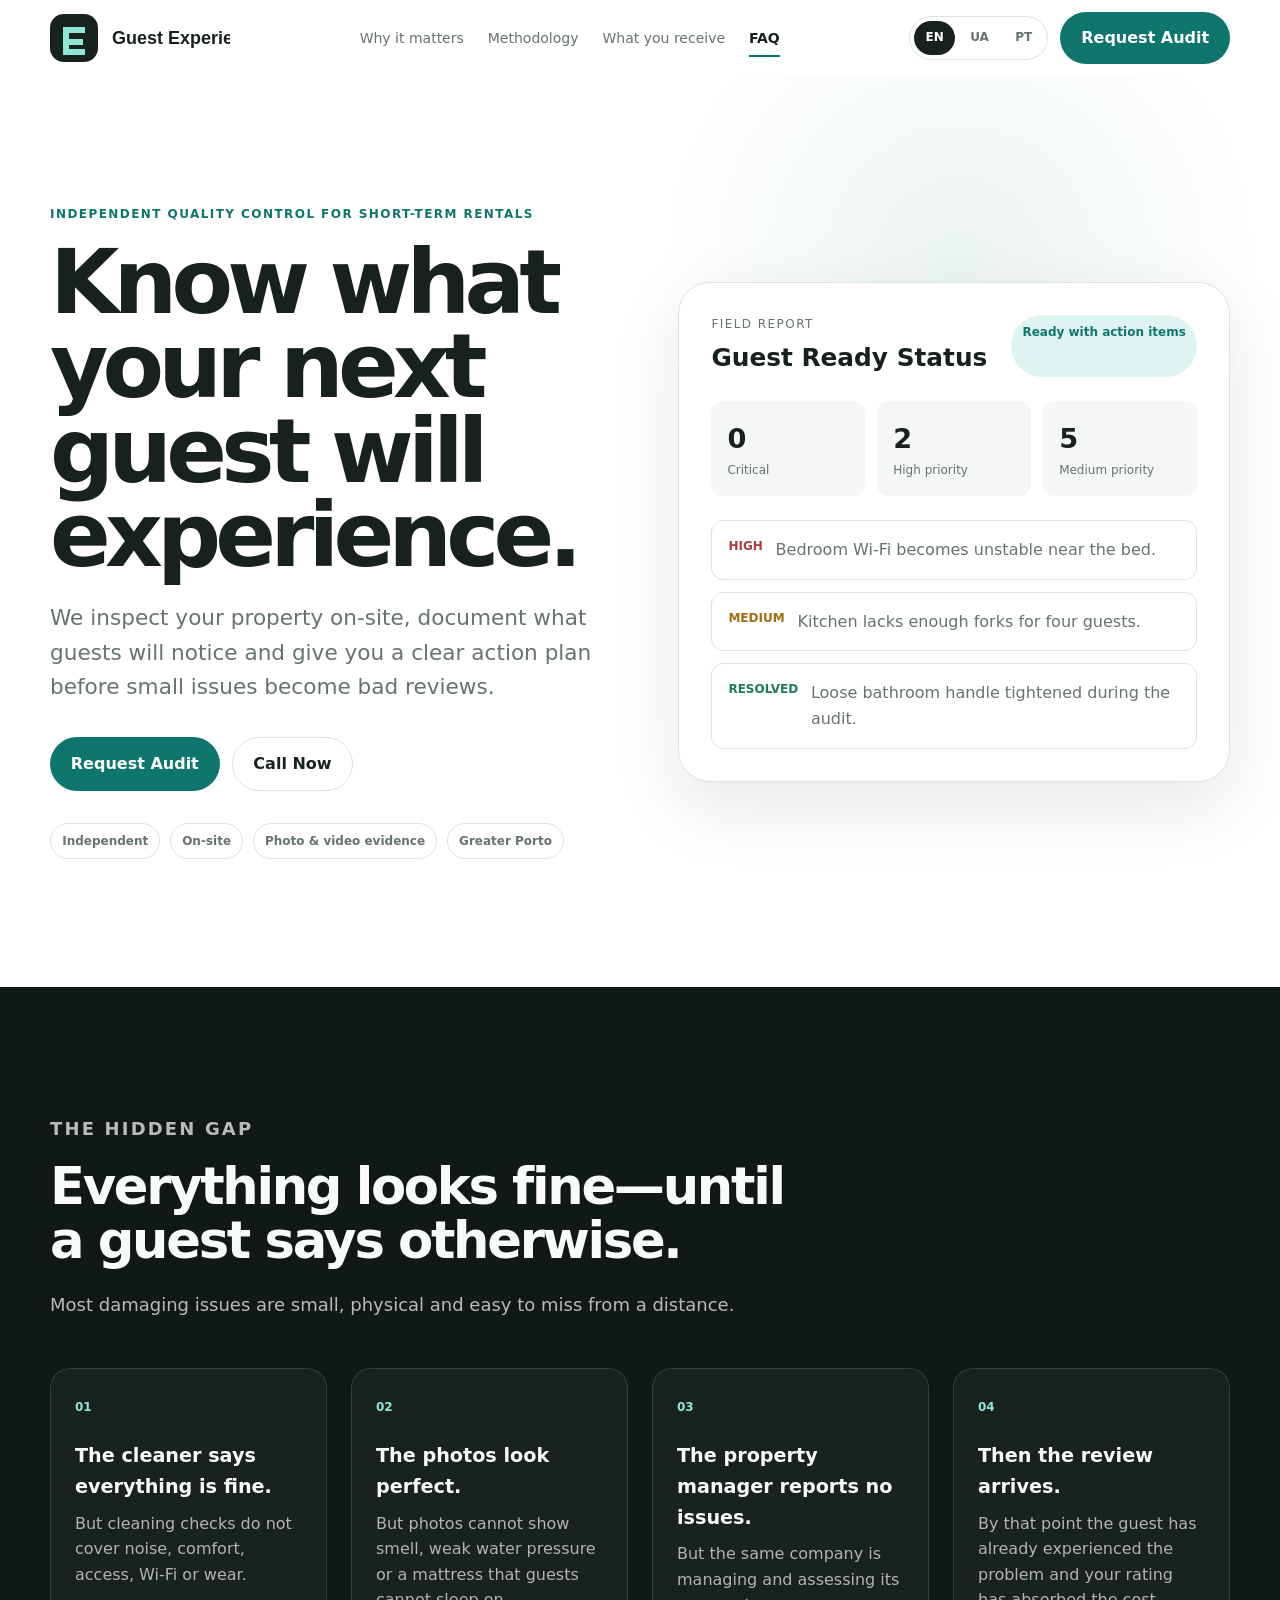
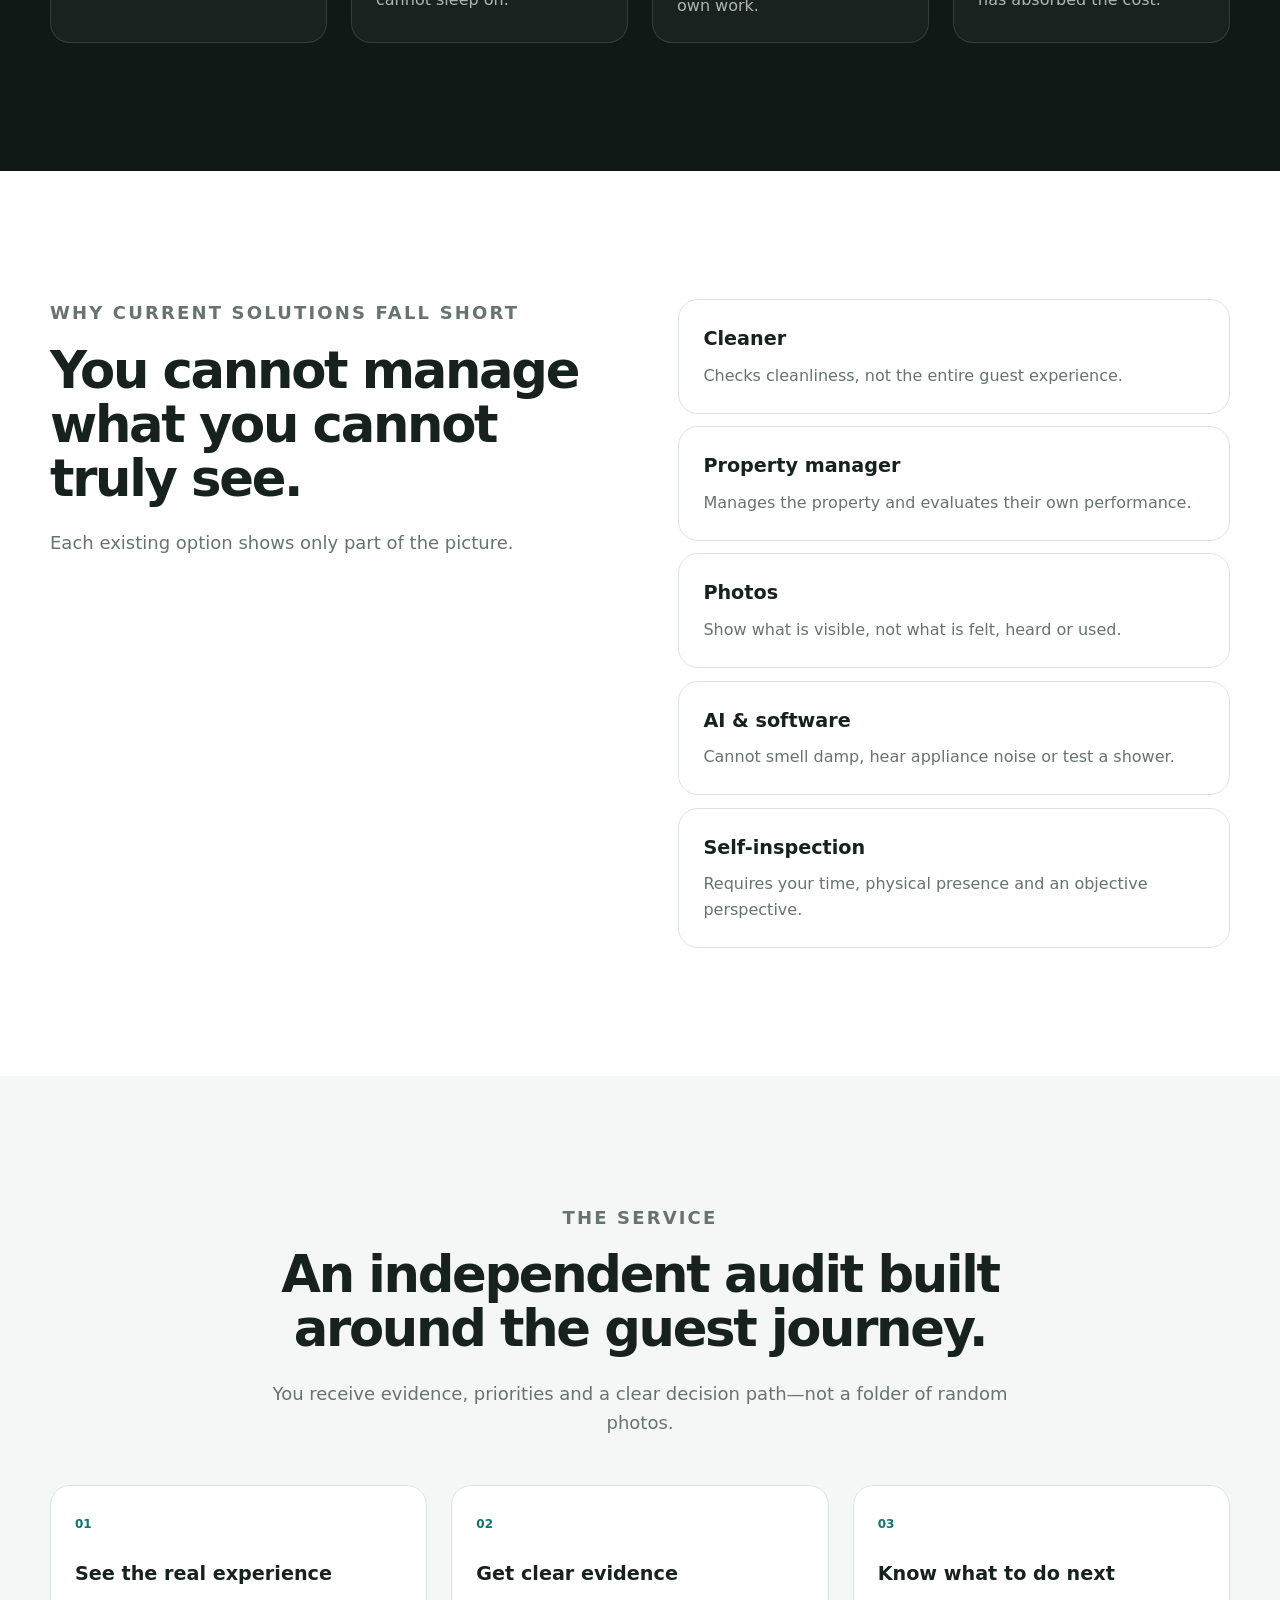
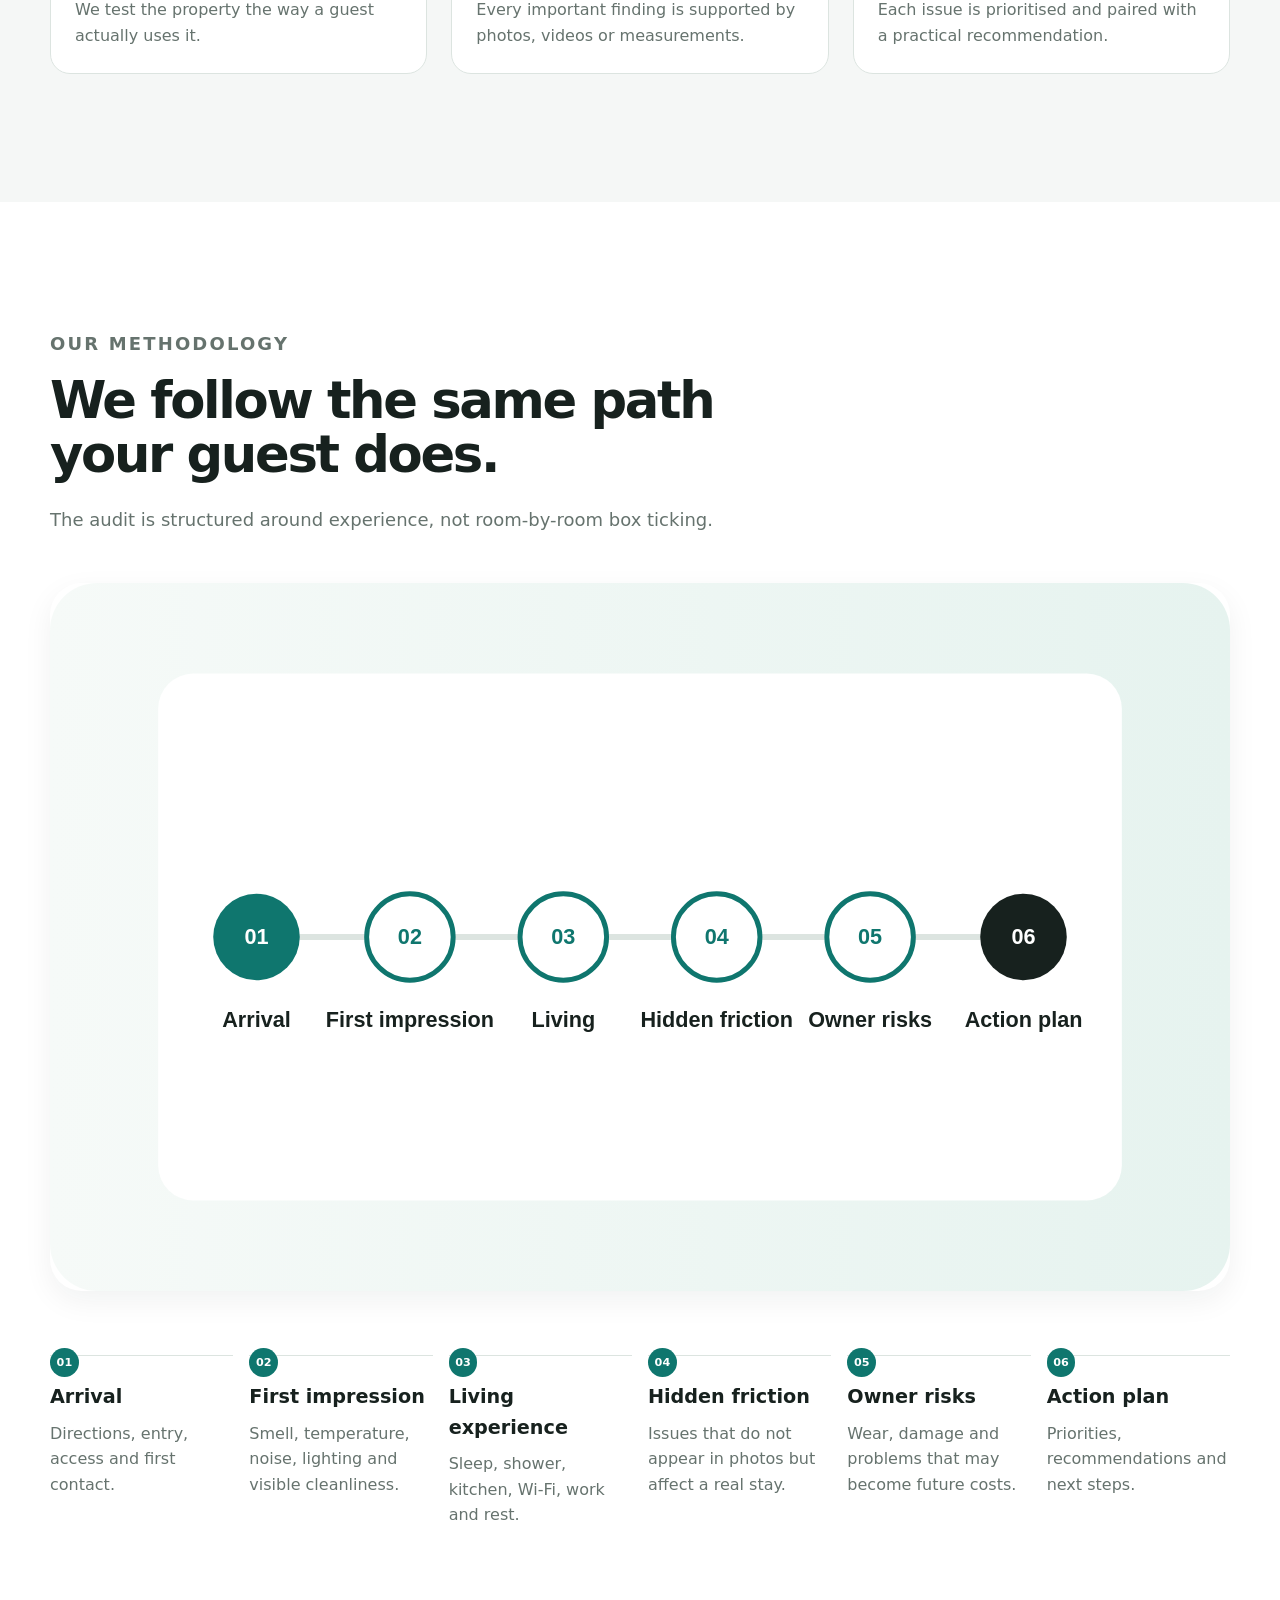
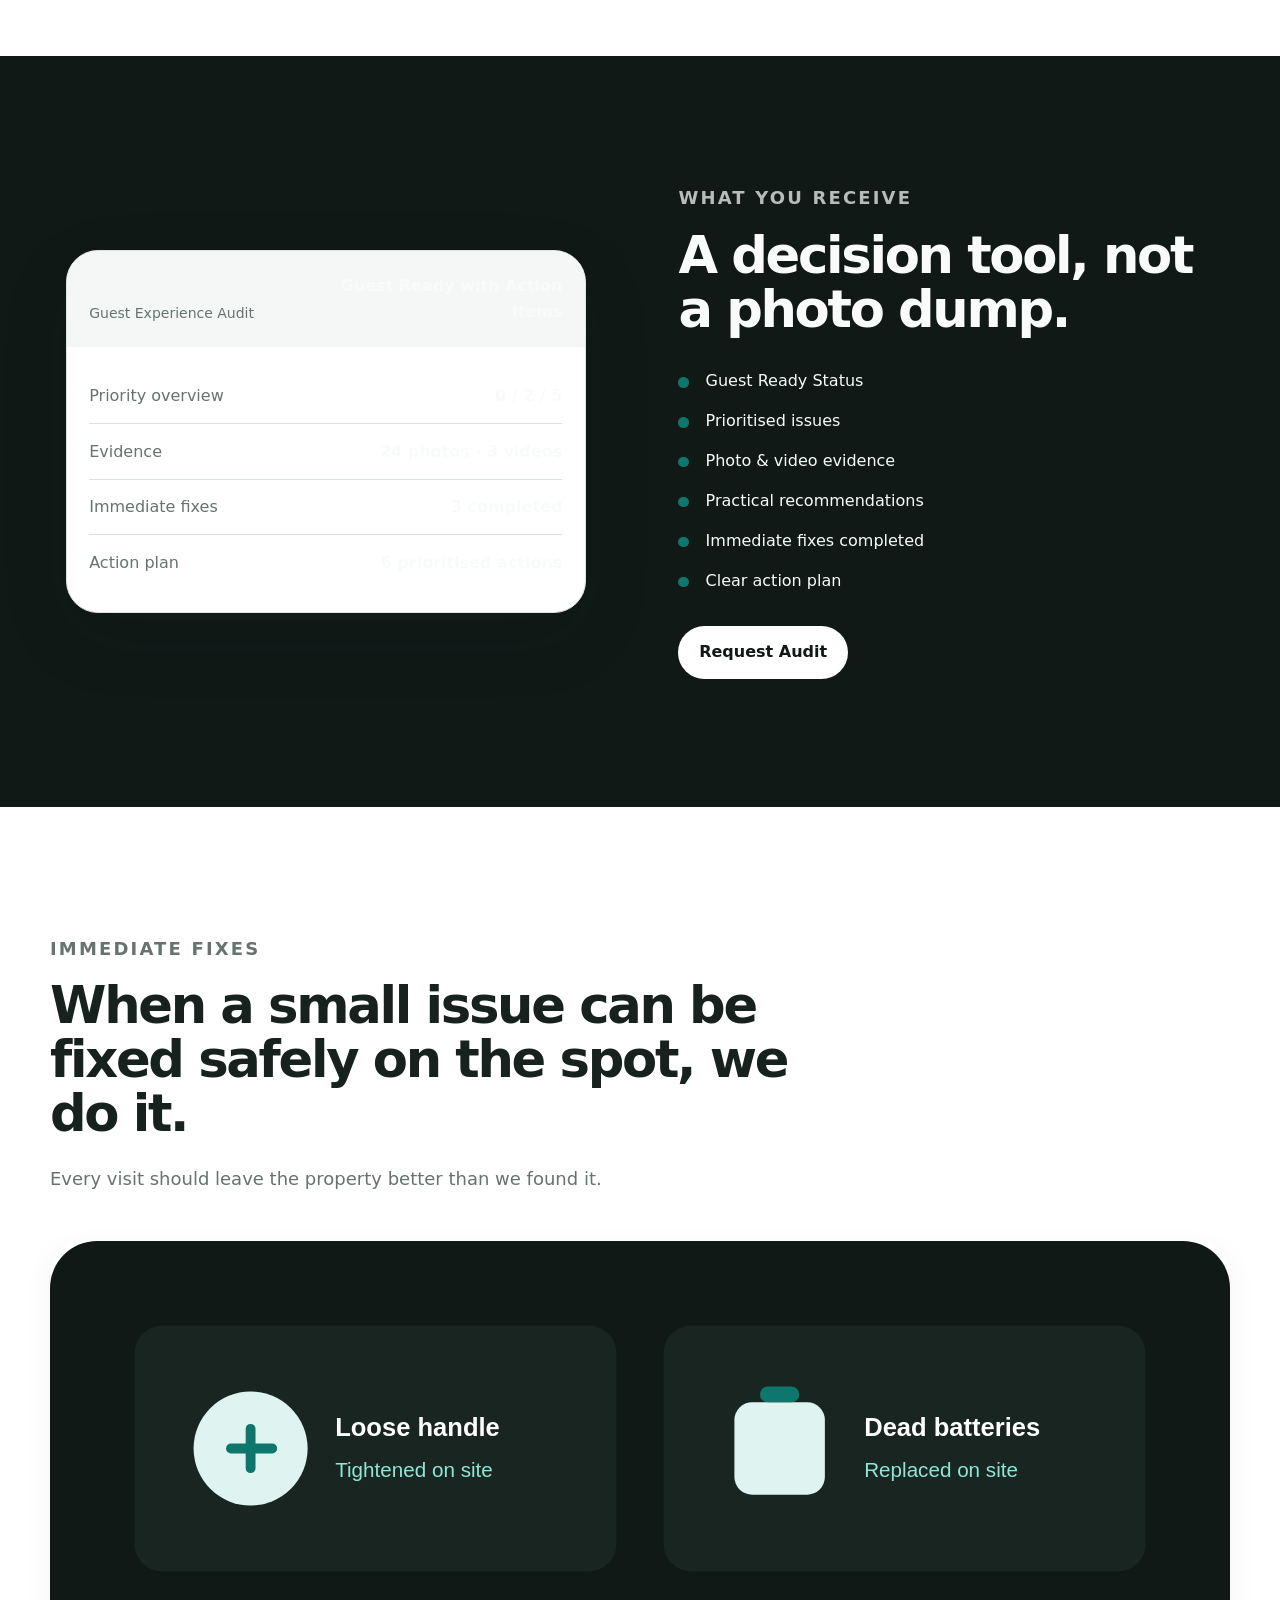
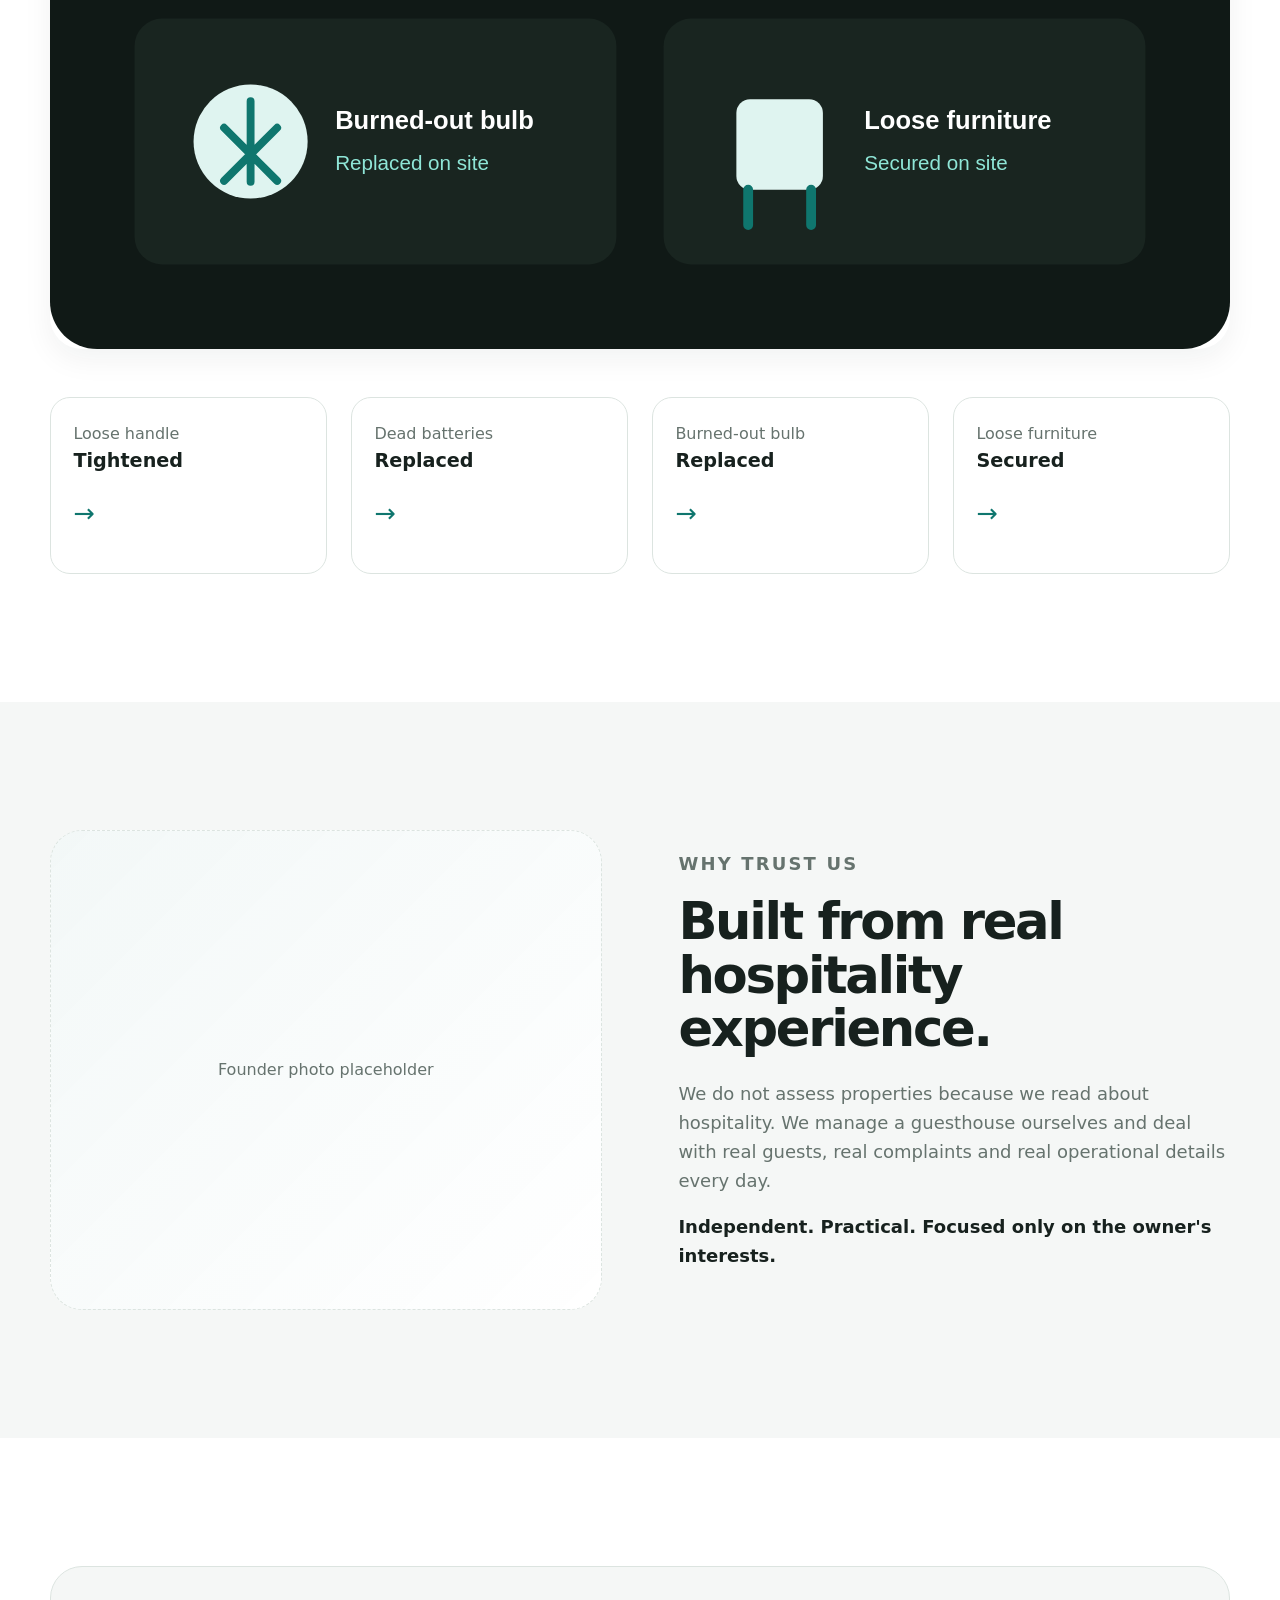
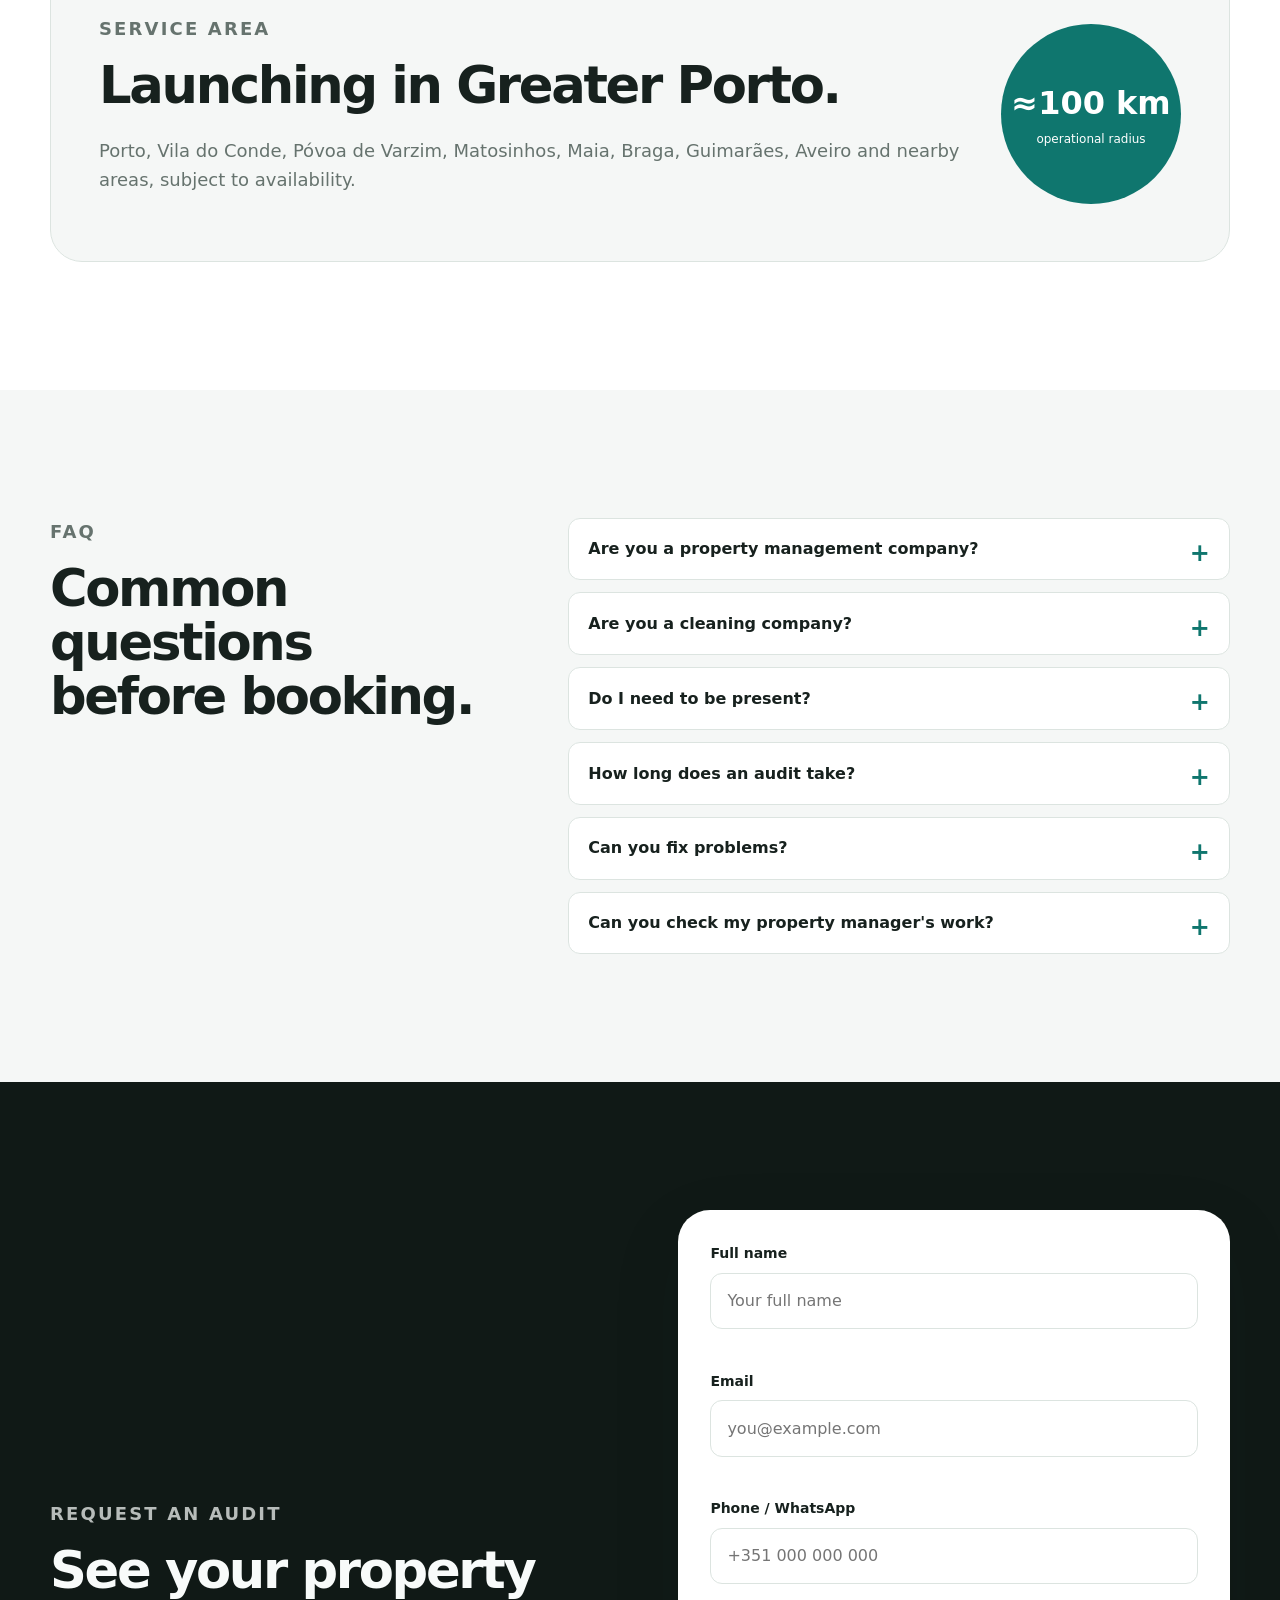
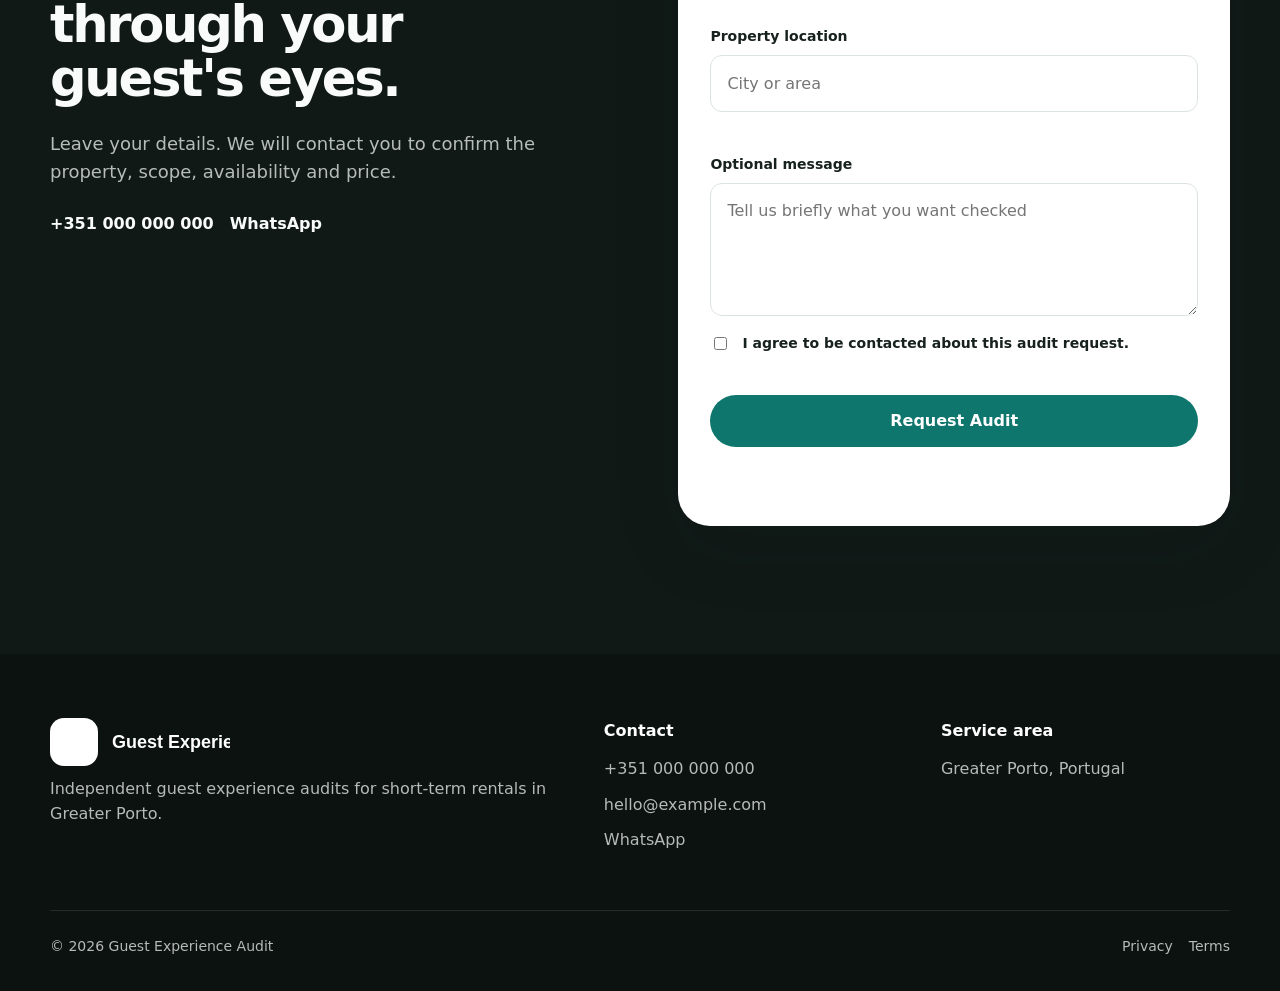
<file: index.html>
<!doctype html>
<html lang="en">
<head>
  <meta charset="utf-8">
  <meta name="viewport" content="width=device-width, initial-scale=1">
  <title data-i18n="meta.title">Guest Experience Audit | Independent Quality Control for Short-Term Rentals</title>
  <meta name="description" data-i18n-content="meta.description" content="Independent guest experience audits for Airbnb and Booking.com properties in Greater Porto.">
  <meta name="theme-color" content="#0f766e">

  <link rel="icon" href="favicon.svg" type="image/svg+xml">
  <link rel="manifest" href="site.webmanifest">
  <link rel="canonical" href="https://example.com/">
  <link rel="alternate" hreflang="en" href="https://example.com/?lang=en">
  <link rel="alternate" hreflang="uk" href="https://example.com/?lang=uk">
  <link rel="alternate" hreflang="pt-PT" href="https://example.com/?lang=pt-PT">
  <link rel="alternate" hreflang="x-default" href="https://example.com/">

  <meta property="og:type" content="website">
  <meta property="og:title" content="Guest Experience Audit">
  <meta property="og:description" content="Independent guest experience audits for short-term rentals in Greater Porto.">
  <meta property="og:url" content="https://example.com/">
  <meta property="og:image" content="https://example.com/assets/images/og-image.svg">

  <meta name="twitter:card" content="summary_large_image">
  <meta name="twitter:title" content="Guest Experience Audit">
  <meta name="twitter:description" content="Independent guest experience audits for short-term rentals in Greater Porto.">
  <meta name="twitter:image" content="https://example.com/assets/images/og-image.svg">

  <script type="application/ld+json">
  {
    "@context": "https://schema.org",
    "@type": ["ProfessionalService", "LocalBusiness"],
    "name": "Guest Experience Audit",
    "url": "https://example.com/",
    "image": "https://example.com/assets/images/og-image.svg",
    "description": "Independent guest experience audits for short-term rentals in Greater Porto.",
    "areaServed": {
      "@type": "AdministrativeArea",
      "name": "Greater Porto"
    },
    "address": {
      "@type": "PostalAddress",
      "addressRegion": "Porto",
      "addressCountry": "PT"
    },
    "telephone": "+351000000000",
    "email": "hello@example.com"
  }
  </script>

  <link rel="stylesheet" href="css/variables.css">
  <link rel="stylesheet" href="css/reset.css">
  <link rel="stylesheet" href="css/layout.css">
  <link rel="stylesheet" href="css/components.css">
  <link rel="stylesheet" href="css/sections.css">
  <link rel="stylesheet" href="css/animations.css">
  <link rel="stylesheet" href="css/responsive.css">
</head>
<body>
  <noscript><div class="noscript-banner">JavaScript is required for language switching and form submission.</div></noscript>
  <a class="skip-link" href="#main" data-i18n="accessibility.skipToContent">Skip to content</a>

  <header class="site-header" data-header>
    <div class="container header-inner">
      <a class="brand brand-logo-link" href="#top" aria-label="Guest Experience Audit home" data-i18n-aria="accessibility.home">
        <img class="brand-logo" src="assets/logo/logo.svg" alt="" width="180" height="48" aria-hidden="true">
      </a>

      <nav class="desktop-nav" aria-label="Primary navigation" data-i18n-aria="accessibility.primaryNavigation">
        <a href="#problem" data-nav-link data-i18n="nav.problem">Why it matters</a>
        <a href="#methodology" data-nav-link data-i18n="nav.methodology">Methodology</a>
        <a href="#report" data-nav-link data-i18n="nav.report">What you receive</a>
        <a href="#faq" data-nav-link data-i18n="nav.faq">FAQ</a>
      </nav>

      <div class="header-actions">
        <div class="language-switcher" role="group" aria-label="Language selector" data-i18n-aria="accessibility.languageSelector">
          <button type="button" class="lang-button is-active" data-lang="en">EN</button>
          <button type="button" class="lang-button" data-lang="uk">UA</button>
          <button type="button" class="lang-button" data-lang="pt-PT">PT</button>
        </div>
        <a class="button button-primary header-cta" href="#request" data-i18n="cta.requestAudit">Request Audit</a>
        <button class="menu-button" type="button" aria-expanded="false" aria-controls="mobile-menu" data-menu-button>
          <span class="sr-only" data-i18n="nav.openMenu">Open menu</span>
          <span></span><span></span>
        </button>
      </div>
    </div>

    <div class="mobile-menu" id="mobile-menu" hidden data-mobile-menu>
      <div class="container mobile-menu-inner">
        <a href="#problem" data-nav-link data-i18n="nav.problem">Why it matters</a>
        <a href="#methodology" data-nav-link data-i18n="nav.methodology">Methodology</a>
        <a href="#report" data-nav-link data-i18n="nav.report">What you receive</a>
        <a href="#faq" data-nav-link data-i18n="nav.faq">FAQ</a>
        <a class="button button-primary" href="#request" data-i18n="cta.requestAudit">Request Audit</a>
      </div>
    </div>
  </header>

  <main id="main">
    <section class="hero section" id="top">
      <div class="container hero-grid">
        <div class="hero-copy reveal">
          <p class="eyebrow" data-i18n="hero.eyebrow">Independent quality control for short-term rentals</p>
          <h1 data-i18n="hero.title">Know what your next guest will experience.</h1>
          <p class="hero-subtitle" data-i18n="hero.subtitle">
            We inspect your property on-site, document what guests will notice and give you a clear action plan before small issues become bad reviews.
          </p>
          <div class="hero-actions">
            <a class="button button-primary" href="#request" data-i18n="cta.requestAudit">Request Audit</a>
            <a class="button button-secondary" href="tel:+351000000000" data-i18n="cta.callNow">Call Now</a>
          </div>
          <div class="trust-strip" aria-label="Service highlights" data-i18n-aria="accessibility.serviceHighlights">
            <span data-i18n="hero.trust.independent">Independent</span>
            <span data-i18n="hero.trust.onSite">On-site</span>
            <span data-i18n="hero.trust.evidence">Photo & video evidence</span>
            <span data-i18n="hero.trust.location">Greater Porto</span>
          </div>
        </div>

        <div class="hero-visual reveal" aria-label="Guest Experience Audit report preview" data-i18n-aria="accessibility.reportPreview">
          <div class="report-card">
            <div class="report-card-top">
              <div>
                <p class="micro-label" data-i18n="reportPreview.label">Field report</p>
                <h2 data-i18n="reportPreview.title">Guest Ready Status</h2>
              </div>
              <span class="status-pill" data-i18n="reportPreview.status">Ready with action items</span>
            </div>
            <div class="report-metrics">
              <div><strong>0</strong><span data-i18n="reportPreview.critical">Critical</span></div>
              <div><strong>2</strong><span data-i18n="reportPreview.high">High priority</span></div>
              <div><strong>5</strong><span data-i18n="reportPreview.medium">Medium priority</span></div>
            </div>
            <div class="finding-list">
              <article class="finding finding-high">
                <span data-i18n="reportPreview.findings.one.tag">High</span>
                <p data-i18n="reportPreview.findings.one.text">Bedroom Wi-Fi becomes unstable near the bed.</p>
              </article>
              <article class="finding finding-medium">
                <span data-i18n="reportPreview.findings.two.tag">Medium</span>
                <p data-i18n="reportPreview.findings.two.text">Kitchen lacks enough forks for four guests.</p>
              </article>
              <article class="finding finding-resolved">
                <span data-i18n="reportPreview.findings.three.tag">Resolved</span>
                <p data-i18n="reportPreview.findings.three.text">Loose bathroom handle tightened during the audit.</p>
              </article>
            </div>
          </div>
        </div>
      </div>
    </section>

    <section class="section section-dark" id="problem">
      <div class="container">
        <div class="section-heading reveal">
          <p class="eyebrow eyebrow-light" data-i18n="problem.eyebrow">The hidden gap</p>
          <h2 data-i18n="problem.title">Everything looks fine—until a guest says otherwise.</h2>
          <p data-i18n="problem.subtitle">Most damaging issues are small, physical and easy to miss from a distance.</p>
        </div>

        <div class="problem-grid">
          <article class="problem-card reveal">
            <span class="card-index">01</span>
            <h3 data-i18n="problem.cards.cleaner.title">The cleaner says everything is fine.</h3>
            <p data-i18n="problem.cards.cleaner.text">But cleaning checks do not cover noise, comfort, access, Wi-Fi or wear.</p>
          </article>
          <article class="problem-card reveal">
            <span class="card-index">02</span>
            <h3 data-i18n="problem.cards.photos.title">The photos look perfect.</h3>
            <p data-i18n="problem.cards.photos.text">But photos cannot show smell, weak water pressure or a mattress that guests cannot sleep on.</p>
          </article>
          <article class="problem-card reveal">
            <span class="card-index">03</span>
            <h3 data-i18n="problem.cards.manager.title">The property manager reports no issues.</h3>
            <p data-i18n="problem.cards.manager.text">But the same company is managing and assessing its own work.</p>
          </article>
          <article class="problem-card reveal">
            <span class="card-index">04</span>
            <h3 data-i18n="problem.cards.review.title">Then the review arrives.</h3>
            <p data-i18n="problem.cards.review.text">By that point the guest has already experienced the problem and your rating has absorbed the cost.</p>
          </article>
        </div>
      </div>
    </section>

    <section class="section" id="alternatives">
      <div class="container split-layout">
        <div class="section-heading sticky-copy reveal">
          <p class="eyebrow" data-i18n="alternatives.eyebrow">Why current solutions fall short</p>
          <h2 data-i18n="alternatives.title">You cannot manage what you cannot truly see.</h2>
          <p data-i18n="alternatives.subtitle">Each existing option shows only part of the picture.</p>
        </div>

        <div class="comparison-list">
          <article class="comparison-item reveal">
            <h3 data-i18n="alternatives.items.cleaner.title">Cleaner</h3>
            <p data-i18n="alternatives.items.cleaner.text">Checks cleanliness, not the entire guest experience.</p>
          </article>
          <article class="comparison-item reveal">
            <h3 data-i18n="alternatives.items.manager.title">Property manager</h3>
            <p data-i18n="alternatives.items.manager.text">Manages the property and evaluates their own performance.</p>
          </article>
          <article class="comparison-item reveal">
            <h3 data-i18n="alternatives.items.photos.title">Photos</h3>
            <p data-i18n="alternatives.items.photos.text">Show what is visible, not what is felt, heard or used.</p>
          </article>
          <article class="comparison-item reveal">
            <h3 data-i18n="alternatives.items.ai.title">AI & software</h3>
            <p data-i18n="alternatives.items.ai.text">Cannot smell damp, hear appliance noise or test a shower.</p>
          </article>
          <article class="comparison-item reveal">
            <h3 data-i18n="alternatives.items.self.title">Self-inspection</h3>
            <p data-i18n="alternatives.items.self.text">Requires your time, physical presence and an objective perspective.</p>
          </article>
        </div>
      </div>
    </section>

    <section class="section section-soft" id="product">
      <div class="container">
        <div class="section-heading centered reveal">
          <p class="eyebrow" data-i18n="product.eyebrow">The service</p>
          <h2 data-i18n="product.title">An independent audit built around the guest journey.</h2>
          <p data-i18n="product.subtitle">You receive evidence, priorities and a clear decision path—not a folder of random photos.</p>
        </div>

        <div class="product-steps">
          <article class="product-step reveal">
            <span class="step-number">01</span>
            <h3 data-i18n="product.steps.inspect.title">See the real experience</h3>
            <p data-i18n="product.steps.inspect.text">We test the property the way a guest actually uses it.</p>
          </article>
          <article class="product-step reveal">
            <span class="step-number">02</span>
            <h3 data-i18n="product.steps.evidence.title">Get clear evidence</h3>
            <p data-i18n="product.steps.evidence.text">Every important finding is supported by photos, videos or measurements.</p>
          </article>
          <article class="product-step reveal">
            <span class="step-number">03</span>
            <h3 data-i18n="product.steps.action.title">Know what to do next</h3>
            <p data-i18n="product.steps.action.text">Each issue is prioritised and paired with a practical recommendation.</p>
          </article>
        </div>
      </div>
    </section>

    <section class="section" id="methodology">
      <div class="container">
        <div class="section-heading reveal">
          <p class="eyebrow" data-i18n="methodology.eyebrow">Our methodology</p>
          <h2 data-i18n="methodology.title">We follow the same path your guest does.</h2>
          <p data-i18n="methodology.subtitle">The audit is structured around experience, not room-by-room box ticking.</p>
        </div>

        <figure class="methodology-visual reveal"><img src="assets/illustrations/guest-journey.svg" alt="" width="1200" height="720" loading="lazy" decoding="async" aria-hidden="true"></figure><div class="timeline" role="list">
          <article class="timeline-step reveal" role="listitem">
            <span>01</span><h3 data-i18n="methodology.steps.arrival.title">Arrival</h3><p data-i18n="methodology.steps.arrival.text">Directions, entry, access and first contact.</p>
          </article>
          <article class="timeline-step reveal" role="listitem">
            <span>02</span><h3 data-i18n="methodology.steps.first.title">First impression</h3><p data-i18n="methodology.steps.first.text">Smell, temperature, noise, lighting and visible cleanliness.</p>
          </article>
          <article class="timeline-step reveal" role="listitem">
            <span>03</span><h3 data-i18n="methodology.steps.living.title">Living experience</h3><p data-i18n="methodology.steps.living.text">Sleep, shower, kitchen, Wi-Fi, work and rest.</p>
          </article>
          <article class="timeline-step reveal" role="listitem">
            <span>04</span><h3 data-i18n="methodology.steps.hidden.title">Hidden friction</h3><p data-i18n="methodology.steps.hidden.text">Issues that do not appear in photos but affect a real stay.</p>
          </article>
          <article class="timeline-step reveal" role="listitem">
            <span>05</span><h3 data-i18n="methodology.steps.owner.title">Owner risks</h3><p data-i18n="methodology.steps.owner.text">Wear, damage and problems that may become future costs.</p>
          </article>
          <article class="timeline-step reveal" role="listitem">
            <span>06</span><h3 data-i18n="methodology.steps.plan.title">Action plan</h3><p data-i18n="methodology.steps.plan.text">Priorities, recommendations and next steps.</p>
          </article>
        </div>
      </div>
    </section>

    <section class="section section-dark" id="report">
      <div class="container report-section-grid">
        <div class="report-preview-large reveal">
          <div class="report-sheet">
            <div class="report-sheet-header">
              <span data-i18n="report.label">Guest Experience Audit</span>
              <strong data-i18n="report.status">Guest Ready with Action Items</strong>
            </div>
            <div class="report-sheet-body">
              <div class="report-row"><span data-i18n="report.rows.priority">Priority overview</span><strong>0 / 2 / 5</strong></div>
              <div class="report-row"><span data-i18n="report.rows.evidence">Evidence</span><strong data-i18n="report.rows.evidenceValue">24 photos · 3 videos</strong></div>
              <div class="report-row"><span data-i18n="report.rows.fixes">Immediate fixes</span><strong data-i18n="report.rows.fixesValue">3 completed</strong></div>
              <div class="report-row"><span data-i18n="report.rows.plan">Action plan</span><strong data-i18n="report.rows.planValue">6 prioritised actions</strong></div>
            </div>
          </div>
        </div>

        <div class="report-copy reveal">
          <p class="eyebrow eyebrow-light" data-i18n="report.eyebrow">What you receive</p>
          <h2 data-i18n="report.title">A decision tool, not a photo dump.</h2>
          <ul class="feature-list">
            <li data-i18n="report.features.status">Guest Ready Status</li>
            <li data-i18n="report.features.priority">Prioritised issues</li>
            <li data-i18n="report.features.evidence">Photo & video evidence</li>
            <li data-i18n="report.features.recommendations">Practical recommendations</li>
            <li data-i18n="report.features.fixes">Immediate fixes completed</li>
            <li data-i18n="report.features.plan">Clear action plan</li>
          </ul>
          <a class="button button-inverse" href="#request" data-i18n="cta.requestAudit">Request Audit</a>
        </div>
      </div>
    </section>

    <section class="section" id="fixes">
      <div class="container">
        <div class="section-heading reveal">
          <p class="eyebrow" data-i18n="fixes.eyebrow">Immediate fixes</p>
          <h2 data-i18n="fixes.title">When a small issue can be fixed safely on the spot, we do it.</h2>
          <p data-i18n="fixes.subtitle">Every visit should leave the property better than we found it.</p>
        </div>

        <figure class="fixes-visual reveal"><img src="assets/illustrations/immediate-fixes.svg" alt="" width="1200" height="720" loading="lazy" decoding="async" aria-hidden="true"></figure><div class="fix-grid">
          <article class="fix-card reveal"><span data-i18n="fixes.items.handle.before">Loose handle</span><strong data-i18n="fixes.items.handle.after">Tightened</strong></article>
          <article class="fix-card reveal"><span data-i18n="fixes.items.battery.before">Dead batteries</span><strong data-i18n="fixes.items.battery.after">Replaced</strong></article>
          <article class="fix-card reveal"><span data-i18n="fixes.items.bulb.before">Burned-out bulb</span><strong data-i18n="fixes.items.bulb.after">Replaced</strong></article>
          <article class="fix-card reveal"><span data-i18n="fixes.items.furniture.before">Loose furniture</span><strong data-i18n="fixes.items.furniture.after">Secured</strong></article>
        </div>
      </div>
    </section>

    <section class="section section-soft" id="trust">
      <div class="container trust-grid">
        <div class="trust-photo-placeholder reveal" aria-label="Founders of the audit service" data-i18n-aria="accessibility.foundersPhoto">
          <span data-i18n="trust.photoPlaceholder">Founder photo placeholder</span>
        </div>
        <div class="trust-copy reveal">
          <p class="eyebrow" data-i18n="trust.eyebrow">Why trust us</p>
          <h2 data-i18n="trust.title">Built from real hospitality experience.</h2>
          <p data-i18n="trust.text">
            We do not assess properties because we read about hospitality. We manage a guesthouse ourselves and deal with real guests, real complaints and real operational details every day.
          </p>
          <p class="trust-note" data-i18n="trust.note">Independent. Practical. Focused only on the owner's interests.</p>
        </div>
      </div>
    </section>

    <section class="section" id="area">
      <div class="container service-area-card reveal">
        <div>
          <p class="eyebrow" data-i18n="area.eyebrow">Service area</p>
          <h2 data-i18n="area.title">Launching in Greater Porto.</h2>
          <p data-i18n="area.text">Porto, Vila do Conde, Póvoa de Varzim, Matosinhos, Maia, Braga, Guimarães, Aveiro and nearby areas, subject to availability.</p>
        </div>
        <div class="area-badge">
          <strong>≈100 km</strong>
          <span data-i18n="area.radius">operational radius</span>
        </div>
      </div>
    </section>

    <section class="section section-soft" id="faq">
      <div class="container faq-grid">
        <div class="section-heading reveal">
          <p class="eyebrow" data-i18n="faq.eyebrow">FAQ</p>
          <h2 data-i18n="faq.title">Common questions before booking.</h2>
        </div>

        <div class="accordion" data-accordion>
          <details class="faq-item reveal">
            <summary data-i18n="faq.items.management.question">Are you a property management company?</summary>
            <p data-i18n="faq.items.management.answer">No. We provide independent quality control and do not manage bookings, guests or daily operations.</p>
          </details>
          <details class="faq-item reveal">
            <summary data-i18n="faq.items.cleaning.question">Are you a cleaning company?</summary>
            <p data-i18n="faq.items.cleaning.answer">No. We verify cleaning quality as part of the wider guest experience.</p>
          </details>
          <details class="faq-item reveal">
            <summary data-i18n="faq.items.presence.question">Do I need to be present?</summary>
            <p data-i18n="faq.items.presence.answer">No. Access can be coordinated through the owner, cleaner, manager or self check-in system.</p>
          </details>
          <details class="faq-item reveal">
            <summary data-i18n="faq.items.duration.question">How long does an audit take?</summary>
            <p data-i18n="faq.items.duration.answer">It depends on the property size and scope. We confirm the expected duration before booking.</p>
          </details>
          <details class="faq-item reveal">
            <summary data-i18n="faq.items.repairs.question">Can you fix problems?</summary>
            <p data-i18n="faq.items.repairs.answer">Minor safe fixes can be completed during the visit. Larger work is quoted and scheduled separately.</p>
          </details>
          <details class="faq-item reveal">
            <summary data-i18n="faq.items.manager.question">Can you check my property manager's work?</summary>
            <p data-i18n="faq.items.manager.answer">Yes. Independent verification of management quality is one of the main use cases for the service.</p>
          </details>
        </div>
      </div>
    </section>

    <section class="section request-section" id="request">
      <div class="container request-grid">
        <div class="request-copy reveal">
          <p class="eyebrow eyebrow-light" data-i18n="request.eyebrow">Request an audit</p>
          <h2 data-i18n="request.title">See your property through your guest's eyes.</h2>
          <p data-i18n="request.subtitle">Leave your details. We will contact you to confirm the property, scope, availability and price.</p>
          <div class="direct-contact">
            <a href="tel:+351000000000">+351 000 000 000</a>
            <a href="https://wa.me/351000000000" target="_blank" rel="noopener" data-i18n="request.whatsapp">WhatsApp</a>
          </div>
        </div>

        <form class="request-form reveal" action="#" method="post" novalidate data-request-form>
          <div class="form-field">
            <label for="name" data-i18n="form.name.label">Full name</label>
            <input id="name" name="name" type="text" required data-i18n-placeholder="form.name.placeholder" placeholder="Your full name">
            <small class="error-message" data-error-for="name"></small>
          </div>

          <div class="form-field">
            <label for="email" data-i18n="form.email.label">Email</label>
            <input id="email" name="email" type="email" required data-i18n-placeholder="form.email.placeholder" placeholder="you@example.com">
            <small class="error-message" data-error-for="email"></small>
          </div>

          <div class="form-field">
            <label for="phone" data-i18n="form.phone.label">Phone / WhatsApp</label>
            <input id="phone" name="phone" type="tel" required data-i18n-placeholder="form.phone.placeholder" placeholder="+351 000 000 000">
            <small class="error-message" data-error-for="phone"></small>
          </div>

          <div class="form-field">
            <label for="location" data-i18n="form.location.label">Property location</label>
            <input id="location" name="location" type="text" required data-i18n-placeholder="form.location.placeholder" placeholder="City or area">
            <small class="error-message" data-error-for="location"></small>
          </div>

          <div class="form-field">
            <label for="message" data-i18n="form.message.label">Optional message</label>
            <textarea id="message" name="message" rows="4" data-i18n-placeholder="form.message.placeholder" placeholder="Tell us briefly what you want checked"></textarea>
          </div>

          <input class="honeypot" type="text" name="company_website" tabindex="-1" autocomplete="off" aria-hidden="true">

          <label class="checkbox-field">
            <input type="checkbox" name="consent" required>
            <span data-i18n="form.consent">I agree to be contacted about this audit request.</span>
          </label>
          <small class="error-message consent-error" data-consent-error></small>

          <button class="button button-primary button-full" type="submit" data-i18n="form.submit">Request Audit</button>
          <p class="form-status" aria-live="polite" data-form-status></p>
        </form>
      </div>
    </section>
  </main>

  <footer class="site-footer">
    <div class="container footer-grid">
      <div>
        <a class="brand footer-brand brand-logo-link" href="#top">
          <img class="brand-logo brand-logo-footer" src="assets/logo/logo.svg" alt="" width="180" height="48" aria-hidden="true">
        </a>
        <p data-i18n="footer.description">Independent guest experience audits for short-term rentals in Greater Porto.</p>
      </div>

      <div>
        <h2 data-i18n="footer.contactTitle">Contact</h2>
        <a href="tel:+351000000000">+351 000 000 000</a>
        <a href="mailto:hello@example.com">hello@example.com</a>
        <a href="https://wa.me/351000000000" target="_blank" rel="noopener" data-i18n="footer.whatsapp">WhatsApp</a>
      </div>

      <div>
        <h2 data-i18n="footer.areaTitle">Service area</h2>
        <p data-i18n="footer.area">Greater Porto, Portugal</p>
      </div>
    </div>

    <div class="container footer-bottom">
      <p>© 2026 <span data-i18n="brand.name">Guest Experience Audit</span></p>
      <div>
        <a href="#" data-i18n="footer.privacy">Privacy</a>
        <a href="#" data-i18n="footer.terms">Terms</a>
      </div>
    </div>
  </footer>

  <script src="js/config.js" defer></script>
  <script src="js/language.js" defer></script>
  <script src="js/main.js" defer></script>
  <script src="js/form.js" defer></script>
</body>
</html>
</file>
<file: css/variables.css>
:root {
  --color-bg: #ffffff;
  --color-bg-soft: #f5f7f6;
  --color-bg-dark: #101916;
  --color-surface: #ffffff;
  --color-text: #17211e;
  --color-text-muted: #66736e;
  --color-text-inverse: #f8fbfa;
  --color-line: #dce4e0;
  --color-accent: #0f766e;
  --color-accent-hover: #0b5f59;
  --color-accent-soft: #dff4f0;
  --color-warning: #a76a10;
  --color-danger: #a83d3d;
  --color-success: #1f7a57;

  --font-sans: Inter, ui-sans-serif, system-ui, -apple-system, BlinkMacSystemFont, "Segoe UI", sans-serif;

  --text-xs: 0.75rem;
  --text-sm: 0.875rem;
  --text-base: 1rem;
  --text-lg: 1.125rem;
  --text-xl: 1.5rem;
  --text-2xl: clamp(2rem, 4vw, 3.5rem);
  --text-hero: clamp(3.2rem, 7vw, 6.4rem);

  --space-1: 0.25rem;
  --space-2: 0.5rem;
  --space-3: 0.75rem;
  --space-4: 1rem;
  --space-5: 1.5rem;
  --space-6: 2rem;
  --space-7: 3rem;
  --space-8: 4rem;
  --space-9: 6rem;
  --space-10: 8rem;

  --radius-sm: 0.75rem;
  --radius-md: 1.25rem;
  --radius-lg: 2rem;
  --radius-pill: 999px;

  --shadow-sm: 0 10px 30px rgba(23, 33, 30, 0.06);
  --shadow-md: 0 24px 70px rgba(23, 33, 30, 0.10);

  --container: 1180px;
  --transition-fast: 180ms ease-out;
  --transition-base: 260ms ease-out;
}

:root{--shadow-float:0 32px 100px rgba(23,33,30,.14);--header-height:4.75rem;}
</file>
<file: css/layout.css>
.container {
  width: min(calc(100% - 2rem), var(--container));
  margin-inline: auto;
}

.section {
  padding-block: var(--space-10);
}

.section-soft { background: var(--color-bg-soft); }

.section-dark {
  background: var(--color-bg-dark);
  color: var(--color-text-inverse);
}

.split-layout,
.hero-grid,
.report-section-grid,
.trust-grid,
.request-grid {
  display: grid;
  grid-template-columns: repeat(2, minmax(0, 1fr));
  gap: clamp(2rem, 6vw, 6rem);
  align-items: center;
}

.problem-grid,
.product-steps,
.fix-grid {
  display: grid;
  gap: var(--space-5);
}

.problem-grid,
.fix-grid { grid-template-columns: repeat(4, minmax(0, 1fr)); }

.product-steps { grid-template-columns: repeat(3, minmax(0, 1fr)); }

.timeline {
  display: grid;
  grid-template-columns: repeat(6, minmax(0, 1fr));
  gap: var(--space-4);
}

.faq-grid {
  display: grid;
  grid-template-columns: 0.8fr 1.2fr;
  gap: clamp(2rem, 6vw, 6rem);
  align-items: start;
}

.footer-grid {
  display: grid;
  grid-template-columns: 1.4fr 0.8fr 0.8fr;
  gap: var(--space-7);
}

.centered {
  max-width: 780px;
  margin-inline: auto;
  text-align: center;
}

.sticky-copy {
  position: sticky;
  top: 8rem;
  align-self: start;
}
</file>
<file: css/components.css>
.skip-link {
  position: fixed;
  left: 1rem;
  top: 1rem;
  z-index: 1000;
  transform: translateY(-200%);
  padding: 0.75rem 1rem;
  background: var(--color-text);
  color: white;
  border-radius: var(--radius-sm);
}

.skip-link:focus { transform: translateY(0); }

.sr-only {
  position: absolute;
  width: 1px;
  height: 1px;
  padding: 0;
  margin: -1px;
  overflow: hidden;
  clip: rect(0, 0, 0, 0);
  white-space: nowrap;
  border: 0;
}

.eyebrow {
  margin-bottom: var(--space-4);
  font-size: var(--text-xs);
  font-weight: 800;
  letter-spacing: 0.12em;
  text-transform: uppercase;
  color: var(--color-accent);
}

.eyebrow-light { color: #8fe6d7; }

.section-heading { max-width: 760px; margin-bottom: var(--space-7); }

.section-heading h2,
.report-copy h2,
.trust-copy h2,
.request-copy h2,
.service-area-card h2 {
  margin-bottom: var(--space-5);
  font-size: var(--text-2xl);
  line-height: 1.05;
  letter-spacing: -0.045em;
}

.section-heading p,
.report-copy p,
.trust-copy p,
.request-copy p,
.service-area-card p {
  color: var(--color-text-muted);
  font-size: var(--text-lg);
}

.section-dark .section-heading p,
.section-dark .report-copy p {
  color: rgba(248, 251, 250, 0.72);
}

.button {
  display: inline-flex;
  align-items: center;
  justify-content: center;
  min-height: 3.25rem;
  padding: 0.85rem 1.3rem;
  border-radius: var(--radius-pill);
  font-weight: 800;
  transition: transform var(--transition-fast), background var(--transition-fast), border-color var(--transition-fast);
}

.button:hover { transform: translateY(-1px); }

.button-primary {
  background: var(--color-accent);
  color: white;
}

.button-primary:hover { background: var(--color-accent-hover); }

.button-secondary {
  border: 1px solid var(--color-line);
  background: var(--color-surface);
}

.button-inverse {
  background: white;
  color: var(--color-bg-dark);
}

.button-full { width: 100%; }

.language-switcher {
  display: inline-flex;
  gap: 0.25rem;
  padding: 0.25rem;
  border: 1px solid var(--color-line);
  border-radius: var(--radius-pill);
}

.lang-button {
  padding: 0.45rem 0.7rem;
  border-radius: var(--radius-pill);
  font-size: var(--text-xs);
  font-weight: 800;
  color: var(--color-text-muted);
  cursor: pointer;
}

.lang-button.is-active {
  background: var(--color-text);
  color: white;
}

.brand {
  display: inline-flex;
  align-items: center;
  gap: 0.75rem;
  font-weight: 800;
}

.brand-mark {
  width: 2.6rem;
  height: 2.6rem;
  display: grid;
  place-items: center;
  border-radius: 0.9rem;
  background: var(--color-text);
  color: white;
  font-size: 0.75rem;
}

.status-pill {
  padding: 0.45rem 0.7rem;
  border-radius: var(--radius-pill);
  background: var(--color-accent-soft);
  color: var(--color-accent);
  font-size: var(--text-xs);
  font-weight: 800;
}

.feature-list {
  display: grid;
  gap: 0.9rem;
  list-style: none;
  margin-block: var(--space-6);
}

.feature-list li {
  position: relative;
  padding-left: 1.7rem;
}

.feature-list li::before {
  content: "";
  position: absolute;
  left: 0;
  top: 0.55rem;
  width: 0.65rem;
  height: 0.65rem;
  border-radius: 50%;
  background: var(--color-accent);
}

.form-field {
  display: grid;
  gap: 0.5rem;
}

.form-field label,
.checkbox-field {
  font-size: var(--text-sm);
  font-weight: 800;
}

.form-field input,
.form-field textarea {
  width: 100%;
  border: 1px solid var(--color-line);
  border-radius: var(--radius-sm);
  padding: 0.9rem 1rem;
  background: white;
  color: var(--color-text);
}

.form-field input:focus,
.form-field textarea:focus {
  outline: 2px solid color-mix(in srgb, var(--color-accent) 20%, white);
  border-color: var(--color-accent);
}

.checkbox-field {
  display: flex;
  align-items: flex-start;
  gap: 0.75rem;
}

.checkbox-field input { margin-top: 0.3rem; }

.error-message,
.form-status {
  min-height: 1.2em;
  color: var(--color-danger);
  font-size: var(--text-sm);
}

.honeypot {
  position: absolute;
  left: -9999px;
}

.methodology-visual,.fixes-visual{margin:0 0 var(--space-7);overflow:hidden;border-radius:var(--radius-lg);box-shadow:var(--shadow-sm)}
.methodology-visual img,.fixes-visual img{width:100%;height:auto}
.desktop-nav a{position:relative;transition:color var(--transition-fast)}
.desktop-nav a::after{content:"";position:absolute;left:0;right:100%;bottom:-.5rem;height:2px;background:var(--color-accent);transition:right var(--transition-fast)}
.desktop-nav a:hover::after,.desktop-nav a.nav-link-active::after{right:0}
.nav-link-active{color:var(--color-text);font-weight:800}

.button:disabled {
  cursor: wait;
  opacity: 0.72;
  transform: none;
}

.button.is-loading::before {
  content: "";
  width: 1rem;
  height: 1rem;
  margin-right: 0.55rem;
  border: 2px solid rgba(255,255,255,0.45);
  border-top-color: white;
  border-radius: 50%;
  animation: button-spin 700ms linear infinite;
}

.form-status-success { color: var(--color-success); }
.form-status-error { color: var(--color-danger); }

.consent-error {
  display: block;
  margin-top: -0.55rem;
}

@keyframes button-spin {
  to { transform: rotate(360deg); }
}

.brand-logo {
  width: 180px;
  height: auto;
}

.brand-logo-footer {
  filter: brightness(0) invert(1);
}

.noscript-banner {
  padding: 0.8rem 1rem;
  background: #fff3cd;
  color: #5f4b00;
  text-align: center;
  font-weight: 700;
  border-bottom: 1px solid #e5cd78;
}

@media (max-width: 560px) {
  .brand-logo { width: 150px; }
}
</file>
<file: css/sections.css>
.site-header {
  position: sticky;
  top: 0;
  z-index: 100;
  border-bottom: 1px solid transparent;
  background: rgba(255,255,255,0.82);
  backdrop-filter: blur(18px);
  transition: border-color var(--transition-base), background var(--transition-base);
}

.site-header.is-scrolled {
  border-color: var(--color-line);
  background: rgba(255,255,255,0.96);
}

.header-inner {
  min-height: 4.75rem;
  display: flex;
  align-items: center;
  justify-content: space-between;
  gap: var(--space-5);
}

.desktop-nav {
  display: flex;
  gap: 1.5rem;
  color: var(--color-text-muted);
  font-size: var(--text-sm);
}

.header-actions {
  display: flex;
  align-items: center;
  gap: 0.75rem;
}

.menu-button { display: none; width: 2.8rem; height: 2.8rem; cursor: pointer; }

.menu-button span:not(.sr-only) {
  display: block;
  width: 1.3rem;
  height: 2px;
  margin: 0.3rem auto;
  background: var(--color-text);
}

.mobile-menu {
  border-top: 1px solid var(--color-line);
  background: white;
}

.mobile-menu-inner {
  display: grid;
  gap: 1rem;
  padding-block: 1.5rem;
}

.hero {
  padding-top: clamp(5rem, 10vw, 8rem);
  min-height: calc(100svh - 4.75rem);
  display: grid;
  align-items: center;
  background:
    radial-gradient(circle at 75% 20%, rgba(15, 118, 110, 0.08), transparent 25%),
    var(--color-bg);
}

.hero-copy h1 {
  margin-bottom: var(--space-5);
  font-size: var(--text-hero);
  line-height: 0.94;
  letter-spacing: -0.065em;
  max-width: 11ch;
}

.hero-subtitle {
  max-width: 640px;
  color: var(--color-text-muted);
  font-size: clamp(1.1rem, 2vw, 1.35rem);
}

.hero-actions {
  display: flex;
  flex-wrap: wrap;
  gap: 0.75rem;
  margin-block: var(--space-6);
}

.trust-strip {
  display: flex;
  flex-wrap: wrap;
  gap: 0.6rem;
}

.trust-strip span {
  padding: 0.45rem 0.7rem;
  border: 1px solid var(--color-line);
  border-radius: var(--radius-pill);
  color: var(--color-text-muted);
  font-size: var(--text-xs);
  font-weight: 700;
}

.report-card,
.report-sheet {
  border: 1px solid var(--color-line);
  border-radius: var(--radius-lg);
  background: white;
  box-shadow: var(--shadow-md);
}

.report-card { padding: clamp(1.2rem, 3vw, 2rem); }

.report-card-top,
.report-sheet-header,
.report-row {
  display: flex;
  justify-content: space-between;
  gap: 1rem;
}

.micro-label {
  margin-bottom: 0.2rem;
  color: var(--color-text-muted);
  font-size: var(--text-xs);
  text-transform: uppercase;
  letter-spacing: 0.12em;
}

.report-card h2 { margin: 0; font-size: 1.55rem; }

.report-metrics {
  display: grid;
  grid-template-columns: repeat(3, 1fr);
  gap: 0.75rem;
  margin-block: var(--space-5);
}

.report-metrics div {
  padding: 1rem;
  border-radius: var(--radius-sm);
  background: var(--color-bg-soft);
}

.report-metrics strong,
.report-metrics span { display: block; }

.report-metrics strong { font-size: 1.7rem; }

.report-metrics span { color: var(--color-text-muted); font-size: var(--text-xs); }

.finding-list { display: grid; gap: 0.75rem; }

.finding {
  display: grid;
  grid-template-columns: auto 1fr;
  gap: 0.8rem;
  padding: 1rem;
  border: 1px solid var(--color-line);
  border-radius: var(--radius-sm);
}

.finding span {
  font-size: var(--text-xs);
  font-weight: 900;
  text-transform: uppercase;
}

.finding p { margin: 0; color: var(--color-text-muted); }

.finding-high span { color: var(--color-danger); }
.finding-medium span { color: var(--color-warning); }
.finding-resolved span { color: var(--color-success); }

.problem-card,
.product-step,
.comparison-item,
.fix-card {
  border: 1px solid var(--color-line);
  border-radius: var(--radius-md);
  background: var(--color-surface);
}

.problem-card,
.product-step,
.comparison-item { padding: var(--space-5); }

.section-dark .problem-card {
  border-color: rgba(255,255,255,0.12);
  background: rgba(255,255,255,0.04);
}

.card-index,
.step-number {
  display: inline-block;
  margin-bottom: var(--space-5);
  color: var(--color-accent);
  font-size: var(--text-xs);
  font-weight: 900;
}

.section-dark .card-index { color: #8fe6d7; }

.problem-card h3,
.product-step h3,
.comparison-item h3,
.timeline-step h3 {
  margin-bottom: 0.5rem;
  font-size: 1.2rem;
}

.problem-card p,
.product-step p,
.comparison-item p,
.timeline-step p {
  margin-bottom: 0;
  color: var(--color-text-muted);
}

.section-dark .problem-card p { color: rgba(248,251,250,0.68); }

.comparison-list { display: grid; gap: 0.8rem; }

.timeline-step {
  position: relative;
  padding-top: 2.7rem;
}

.timeline-step::before {
  content: "";
  position: absolute;
  top: 1rem;
  left: 0;
  width: 100%;
  height: 1px;
  background: var(--color-line);
}

.timeline-step span {
  position: absolute;
  top: 0.6rem;
  left: 0;
  display: grid;
  place-items: center;
  width: 1.8rem;
  height: 1.8rem;
  border-radius: 50%;
  background: var(--color-accent);
  color: white;
  font-size: 0.7rem;
  font-weight: 900;
}

.report-preview-large { display: grid; place-items: center; }

.report-sheet { width: min(100%, 520px); overflow: hidden; }

.report-sheet-header {
  align-items: flex-end;
  padding: 1.4rem;
  background: var(--color-bg-soft);
}

.report-sheet-header span { color: var(--color-text-muted); font-size: var(--text-sm); }

.report-sheet-header strong { max-width: 14rem; text-align: right; }

.report-sheet-body { padding: 1.4rem; }

.report-row {
  padding-block: 0.9rem;
  border-bottom: 1px solid var(--color-line);
}

.report-row:last-child { border-bottom: 0; }

.report-row span { color: var(--color-text-muted); }

.fix-grid { grid-template-columns: repeat(4, 1fr); }

.fix-card {
  position: relative;
  overflow: hidden;
  padding: 1.4rem;
}

.fix-card::after {
  content: "→";
  display: block;
  margin-block: 1rem;
  color: var(--color-accent);
  font-size: 1.6rem;
}

.fix-card span,
.fix-card strong { display: block; }

.fix-card span { color: var(--color-text-muted); }

.fix-card strong { font-size: 1.2rem; }

.trust-photo-placeholder {
  min-height: 480px;
  display: grid;
  place-items: center;
  border: 1px dashed var(--color-line);
  border-radius: var(--radius-lg);
  background:
    linear-gradient(135deg, rgba(15,118,110,0.05), rgba(15,118,110,0)),
    white;
  color: var(--color-text-muted);
}

.trust-note { font-weight: 800; color: var(--color-text) !important; }

.service-area-card {
  display: flex;
  justify-content: space-between;
  align-items: center;
  gap: 2rem;
  padding: clamp(1.5rem, 4vw, 3rem);
  border: 1px solid var(--color-line);
  border-radius: var(--radius-lg);
  background: var(--color-bg-soft);
}

.area-badge {
  min-width: 180px;
  aspect-ratio: 1;
  display: grid;
  place-items: center;
  align-content: center;
  border-radius: 50%;
  background: var(--color-accent);
  color: white;
  text-align: center;
}

.area-badge strong { font-size: 2rem; }

.area-badge span { font-size: var(--text-xs); }

.accordion { display: grid; gap: 0.75rem; }

.faq-item {
  padding: 1.1rem 1.2rem;
  border: 1px solid var(--color-line);
  border-radius: var(--radius-sm);
  background: white;
}

.faq-item summary {
  font-weight: 800;
  list-style: none;
}

.faq-item summary::-webkit-details-marker { display: none; }

.faq-item p {
  margin: 0.8rem 0 0;
  color: var(--color-text-muted);
}

.request-section {
  background: var(--color-bg-dark);
  color: var(--color-text-inverse);
}

.request-copy p { color: rgba(248,251,250,0.72); }

.direct-contact {
  display: flex;
  flex-wrap: wrap;
  gap: 1rem;
  margin-top: var(--space-5);
  font-weight: 800;
}

.request-form {
  display: grid;
  gap: 1rem;
  padding: clamp(1.2rem, 3vw, 2rem);
  border-radius: var(--radius-lg);
  background: white;
  color: var(--color-text);
  box-shadow: var(--shadow-md);
}

.site-footer {
  padding-block: var(--space-8) var(--space-5);
  background: #0b1210;
  color: rgba(248,251,250,0.72);
}

.site-footer h2 {
  margin-bottom: 0.8rem;
  color: white;
  font-size: 1rem;
}

.site-footer a,
.site-footer p { display: block; margin-bottom: 0.6rem; }

.footer-brand { color: white; margin-bottom: 1rem; }

.footer-bottom {
  display: flex;
  justify-content: space-between;
  gap: 1rem;
  margin-top: var(--space-7);
  padding-top: var(--space-5);
  border-top: 1px solid rgba(255,255,255,0.1);
  font-size: var(--text-sm);
}

.footer-bottom div { display: flex; gap: 1rem; }

.report-card{transition:transform 500ms ease-out,box-shadow 500ms ease-out}
.report-card:hover{transform:translateY(-4px);box-shadow:var(--shadow-float)}
.problem-card,.product-step,.comparison-item,.fix-card,.faq-item{transition:transform var(--transition-base),border-color var(--transition-base),box-shadow var(--transition-base)}
.problem-card:hover,.product-step:hover,.comparison-item:hover,.fix-card:hover,.faq-item:hover{transform:translateY(-3px);border-color:color-mix(in srgb,var(--color-accent) 38%,var(--color-line));box-shadow:var(--shadow-sm)}
.faq-item summary{position:relative;padding-right:2rem}
.faq-item summary::after{content:"+";position:absolute;right:0;top:-.15rem;color:var(--color-accent);font-size:1.5rem;transition:transform var(--transition-fast)}
.faq-item[open] summary::after{transform:rotate(45deg)}
.form-field input[aria-invalid="true"],.form-field textarea[aria-invalid="true"]{border-color:var(--color-danger)}
body.menu-open{overflow:hidden}
</file>
<file: css/animations.css>
.reveal {
  opacity: 1;
  transform: none;
}

.js .reveal {
  opacity: 0;
  transform: translateY(18px);
  transition: opacity 500ms ease-out, transform 500ms ease-out;
}

.js .reveal.is-visible {
  opacity: 1;
  transform: translateY(0);
}

@media (prefers-reduced-motion: reduce) {
  *,
  *::before,
  *::after {
    scroll-behavior: auto !important;
    animation-duration: 0.01ms !important;
    animation-iteration-count: 1 !important;
    transition-duration: 0.01ms !important;
  }

  .js .reveal {
    opacity: 1;
    transform: none;
  }
}

.js .problem-grid .reveal:nth-child(2),.js .product-steps .reveal:nth-child(2),.js .fix-grid .reveal:nth-child(2){transition-delay:70ms}
.js .problem-grid .reveal:nth-child(3),.js .product-steps .reveal:nth-child(3),.js .fix-grid .reveal:nth-child(3){transition-delay:140ms}
.js .problem-grid .reveal:nth-child(4),.js .fix-grid .reveal:nth-child(4){transition-delay:210ms}
</file>
<file: css/responsive.css>
@media (max-width: 1080px) {
  .desktop-nav { display: none; }
  .menu-button { display: block; }
  .header-cta { display: none; }

  .problem-grid,
  .fix-grid { grid-template-columns: repeat(2, minmax(0, 1fr)); }

  .timeline { grid-template-columns: repeat(3, minmax(0, 1fr)); }
}

@media (max-width: 820px) {
  .section { padding-block: var(--space-9); }

  .hero-grid,
  .split-layout,
  .report-section-grid,
  .trust-grid,
  .request-grid,
  .faq-grid {
    grid-template-columns: 1fr;
  }

  .hero { min-height: auto; }

  .hero-copy h1 { max-width: 13ch; }

  .sticky-copy { position: static; }

  .product-steps { grid-template-columns: 1fr; }

  .footer-grid { grid-template-columns: 1fr 1fr; }

  .trust-photo-placeholder { min-height: 360px; }
}

@media (max-width: 560px) {
  .container { width: min(calc(100% - 1.25rem), var(--container)); }

  .section { padding-block: 4.5rem; }

  .brand-name { display: none; }

  .language-switcher { margin-left: auto; }

  .problem-grid,
  .fix-grid,
  .timeline,
  .footer-grid {
    grid-template-columns: 1fr;
  }

  .hero-actions,
  .direct-contact {
    flex-direction: column;
    align-items: stretch;
  }

  .hero-actions .button,
  .direct-contact a { width: 100%; }

  .report-card-top,
  .report-sheet-header,
  .report-row,
  .service-area-card,
  .footer-bottom {
    align-items: flex-start;
    flex-direction: column;
  }

  .report-metrics { grid-template-columns: 1fr; }

  .service-area-card { display: grid; }

  .area-badge { min-width: 140px; width: 140px; }

  .footer-bottom div { flex-wrap: wrap; }
}

@media(max-width:1080px){.mobile-menu{position:fixed;inset:var(--header-height) 0 0;overflow-y:auto}.mobile-menu-inner{min-height:calc(100svh - var(--header-height));align-content:start}.mobile-menu-inner>a:not(.button){padding-block:.85rem;border-bottom:1px solid var(--color-line);font-size:1.25rem;font-weight:750}}
@media(max-width:560px){.methodology-visual,.fixes-visual{border-radius:1.4rem}.hero-copy h1{font-size:clamp(3rem,15vw,4.6rem)}}

@media print {
  .site-header,
  .mobile-menu,
  .hero-actions,
  .request-section,
  .site-footer,
  .language-switcher,
  .menu-button {
    display: none !important;
  }

  body {
    color: #000;
    background: #fff;
  }

  .section,
  .hero {
    padding: 2rem 0;
    background: #fff !important;
    color: #000 !important;
  }

  .reveal {
    opacity: 1 !important;
    transform: none !important;
  }

  a {
    color: #000;
    text-decoration: none;
  }
}
</file>
